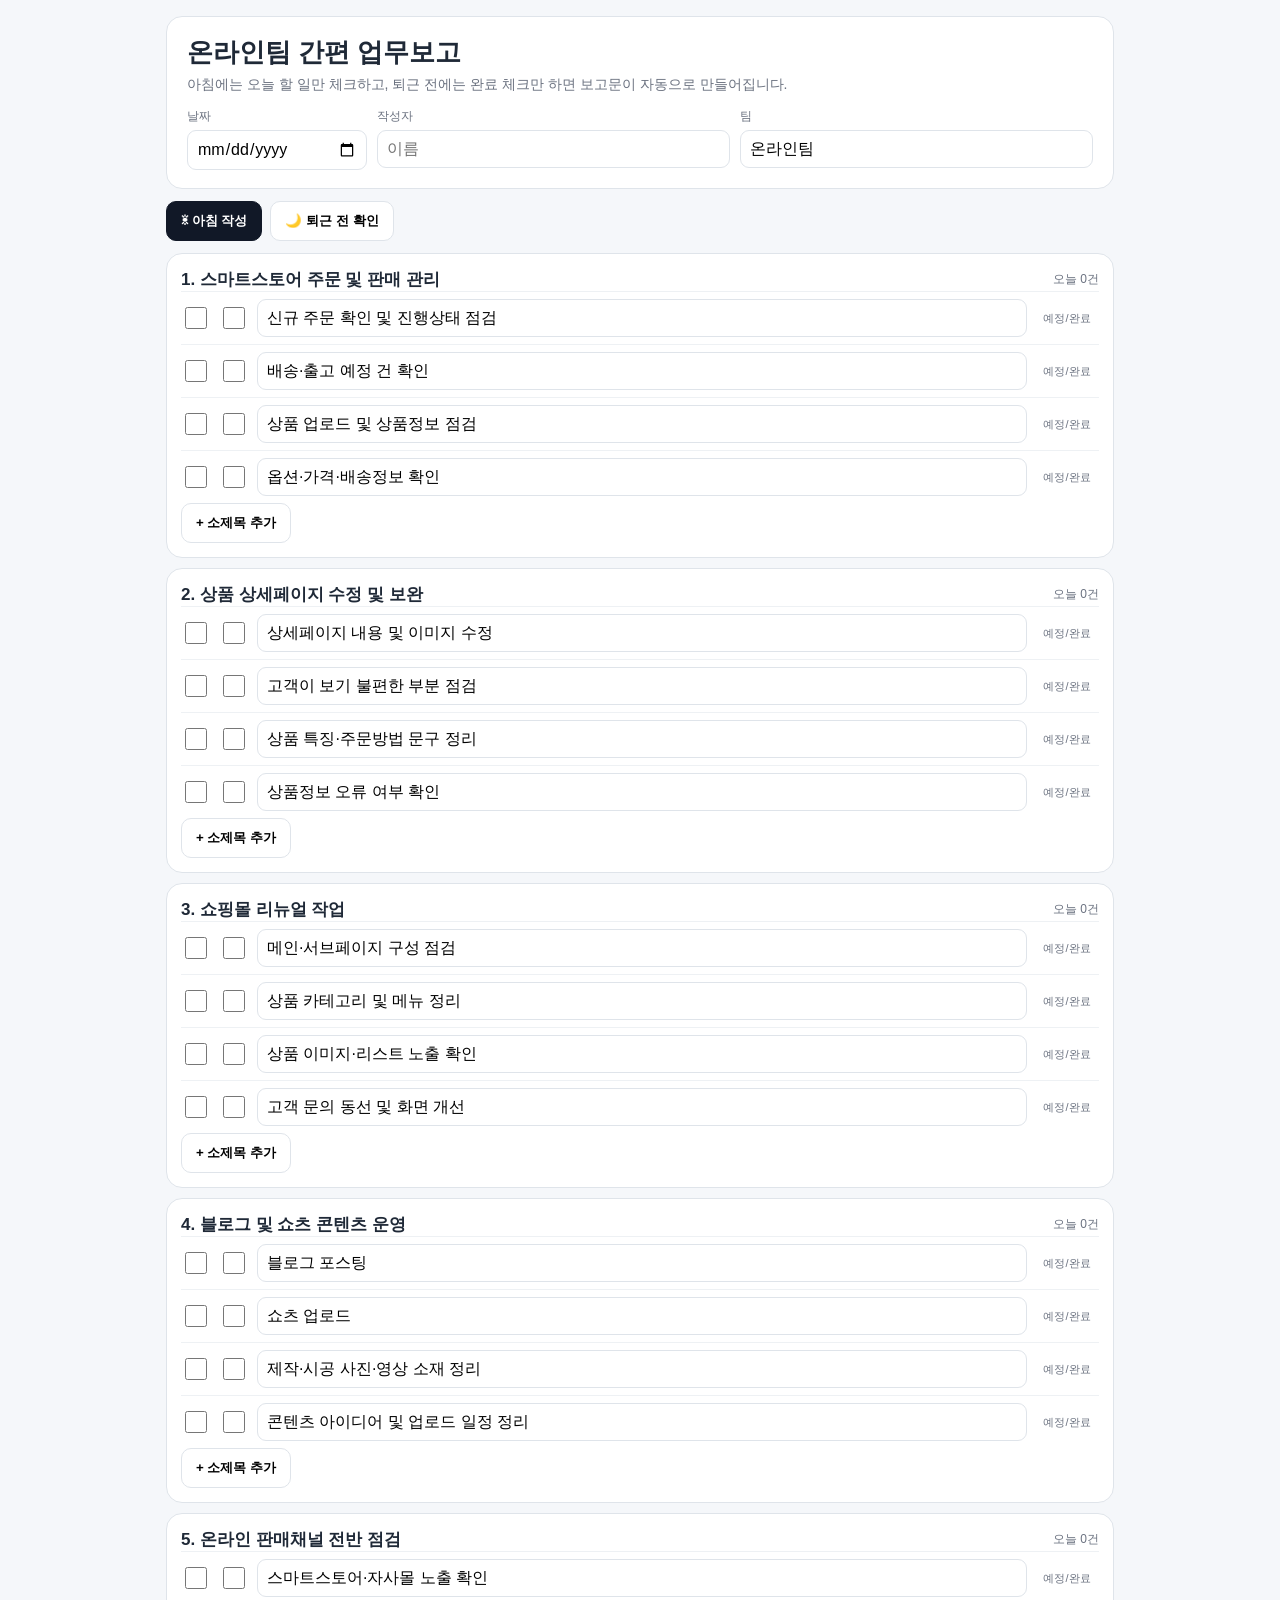
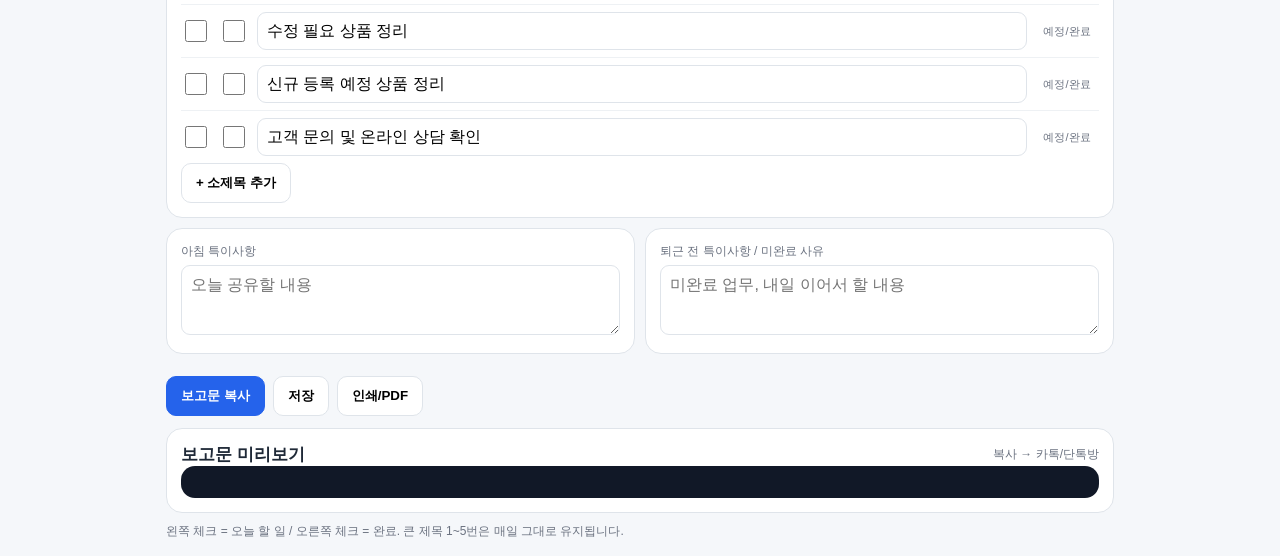
<file: online-team-report.html>
<!doctype html><html lang="ko"><head><meta charset="utf-8"><meta name="viewport" content="width=device-width,initial-scale=1"><title>온라인팀 간편 업무보고</title><style>
*{box-sizing:border-box}body{margin:0;background:#f5f7fa;font-family:Arial,"Noto Sans KR",sans-serif;color:#1f2937}.wrap{max-width:980px;margin:auto;padding:16px}.header,.card{background:#fff;border:1px solid #dfe4ea;border-radius:16px}.header{padding:18px 20px;margin-bottom:12px}.header h1{margin:0 0 6px;font-size:26px}.header p{margin:0;color:#6b7280;font-size:14px}.info{display:grid;grid-template-columns:180px 1fr 1fr;gap:10px;margin-top:14px}label{display:block;font-size:12px;color:#6b7280;margin-bottom:5px}input,textarea{width:100%;border:1px solid #dfe4ea;border-radius:9px;padding:9px;font:inherit}textarea{min-height:70px;resize:vertical}.mode,.actions{display:flex;gap:8px;flex-wrap:wrap;margin:12px 0}button{border:1px solid #dfe4ea;background:#fff;border-radius:10px;padding:10px 14px;font-weight:700;cursor:pointer}button.active{background:#111827;color:#fff;border-color:#111827}button.primary{background:#2563eb;color:#fff;border-color:#2563eb}button.green{background:#15803d;color:#fff;border-color:#15803d}.card{padding:14px;margin-bottom:10px}.head{display:flex;justify-content:space-between;align-items:center;gap:10px}.head h2{font-size:17px;margin:0}.count{font-size:12px;color:#6b7280}.task{display:grid;grid-template-columns:30px 30px 1fr 64px;gap:8px;align-items:center;border-top:1px solid #eef1f4;padding:7px 0}.task:first-of-type{border-top:0}.task input[type=checkbox]{width:22px;height:22px}.task.completed .txt{text-decoration:line-through;color:#8b949e}.tag{font-size:11px;color:#6b7280;text-align:center}.notes{display:grid;grid-template-columns:1fr 1fr;gap:10px}.preview{white-space:pre-wrap;background:#111827;color:#fff;border-radius:14px;padding:16px;line-height:1.6;font-size:14px}.hint{font-size:12px;color:#6b7280;margin-top:8px}@media(max-width:760px){.info,.notes{grid-template-columns:1fr}.task{grid-template-columns:28px 28px 1fr 54px}.header h1{font-size:21px}}
</style></head><body><div class="wrap">
<div class="header"><h1>온라인팀 간편 업무보고</h1><p>아침에는 오늘 할 일만 체크하고, 퇴근 전에는 완료 체크만 하면 보고문이 자동으로 만들어집니다.</p><div class="info"><div><label>날짜</label><input type="date" id="date"></div><div><label>작성자</label><input id="writer" placeholder="이름"></div><div><label>팀</label><input id="team" value="온라인팀"></div></div></div>
<div class="mode"><button id="mb" class="active" onclick="setMode('morning')">☀ 아침 작성</button><button id="eb" onclick="setMode('evening')">🌙 퇴근 전 확인</button></div>
<section class="card sec" data-i="0"><div class="head"><h2>1. 스마트스토어 주문 및 판매 관리</h2><span class="count">오늘 0건</span></div><div class="task"><input class="plan" type="checkbox"><input class="done" type="checkbox"><input class="txt" value="신규 주문 확인 및 진행상태 점검"><span class="tag">예정/완료</span></div><div class="task"><input class="plan" type="checkbox"><input class="done" type="checkbox"><input class="txt" value="배송·출고 예정 건 확인"><span class="tag">예정/완료</span></div><div class="task"><input class="plan" type="checkbox"><input class="done" type="checkbox"><input class="txt" value="상품 업로드 및 상품정보 점검"><span class="tag">예정/완료</span></div><div class="task"><input class="plan" type="checkbox"><input class="done" type="checkbox"><input class="txt" value="옵션·가격·배송정보 확인"><span class="tag">예정/완료</span></div><button onclick="addTask(0)">+ 소제목 추가</button></section>
<section class="card sec" data-i="1"><div class="head"><h2>2. 상품 상세페이지 수정 및 보완</h2><span class="count">오늘 0건</span></div><div class="task"><input class="plan" type="checkbox"><input class="done" type="checkbox"><input class="txt" value="상세페이지 내용 및 이미지 수정"><span class="tag">예정/완료</span></div><div class="task"><input class="plan" type="checkbox"><input class="done" type="checkbox"><input class="txt" value="고객이 보기 불편한 부분 점검"><span class="tag">예정/완료</span></div><div class="task"><input class="plan" type="checkbox"><input class="done" type="checkbox"><input class="txt" value="상품 특징·주문방법 문구 정리"><span class="tag">예정/완료</span></div><div class="task"><input class="plan" type="checkbox"><input class="done" type="checkbox"><input class="txt" value="상품정보 오류 여부 확인"><span class="tag">예정/완료</span></div><button onclick="addTask(1)">+ 소제목 추가</button></section>
<section class="card sec" data-i="2"><div class="head"><h2>3. 쇼핑몰 리뉴얼 작업</h2><span class="count">오늘 0건</span></div><div class="task"><input class="plan" type="checkbox"><input class="done" type="checkbox"><input class="txt" value="메인·서브페이지 구성 점검"><span class="tag">예정/완료</span></div><div class="task"><input class="plan" type="checkbox"><input class="done" type="checkbox"><input class="txt" value="상품 카테고리 및 메뉴 정리"><span class="tag">예정/완료</span></div><div class="task"><input class="plan" type="checkbox"><input class="done" type="checkbox"><input class="txt" value="상품 이미지·리스트 노출 확인"><span class="tag">예정/완료</span></div><div class="task"><input class="plan" type="checkbox"><input class="done" type="checkbox"><input class="txt" value="고객 문의 동선 및 화면 개선"><span class="tag">예정/완료</span></div><button onclick="addTask(2)">+ 소제목 추가</button></section>
<section class="card sec" data-i="3"><div class="head"><h2>4. 블로그 및 쇼츠 콘텐츠 운영</h2><span class="count">오늘 0건</span></div><div class="task"><input class="plan" type="checkbox"><input class="done" type="checkbox"><input class="txt" value="블로그 포스팅"><span class="tag">예정/완료</span></div><div class="task"><input class="plan" type="checkbox"><input class="done" type="checkbox"><input class="txt" value="쇼츠 업로드"><span class="tag">예정/완료</span></div><div class="task"><input class="plan" type="checkbox"><input class="done" type="checkbox"><input class="txt" value="제작·시공 사진·영상 소재 정리"><span class="tag">예정/완료</span></div><div class="task"><input class="plan" type="checkbox"><input class="done" type="checkbox"><input class="txt" value="콘텐츠 아이디어 및 업로드 일정 정리"><span class="tag">예정/완료</span></div><button onclick="addTask(3)">+ 소제목 추가</button></section>
<section class="card sec" data-i="4"><div class="head"><h2>5. 온라인 판매채널 전반 점검</h2><span class="count">오늘 0건</span></div><div class="task"><input class="plan" type="checkbox"><input class="done" type="checkbox"><input class="txt" value="스마트스토어·자사몰 노출 확인"><span class="tag">예정/완료</span></div><div class="task"><input class="plan" type="checkbox"><input class="done" type="checkbox"><input class="txt" value="수정 필요 상품 정리"><span class="tag">예정/완료</span></div><div class="task"><input class="plan" type="checkbox"><input class="done" type="checkbox"><input class="txt" value="신규 등록 예정 상품 정리"><span class="tag">예정/완료</span></div><div class="task"><input class="plan" type="checkbox"><input class="done" type="checkbox"><input class="txt" value="고객 문의 및 온라인 상담 확인"><span class="tag">예정/완료</span></div><button onclick="addTask(4)">+ 소제목 추가</button></section>
<div class="notes"><div class="card"><label>아침 특이사항</label><textarea id="am" placeholder="오늘 공유할 내용"></textarea></div><div class="card"><label>퇴근 전 특이사항 / 미완료 사유</label><textarea id="pm" placeholder="미완료 업무, 내일 이어서 할 내용"></textarea></div></div>
<div class="actions"><button class="primary" onclick="copyReport()">보고문 복사</button><button onclick="save()">저장</button><button onclick="window.print()">인쇄/PDF</button></div>
<div class="card"><div class="head"><h2>보고문 미리보기</h2><span class="count">복사 → 카톡/단톡방</span></div><div id="preview" class="preview"></div></div>
<div class="hint">왼쪽 체크 = 오늘 할 일 / 오른쪽 체크 = 완료. 큰 제목 1~5번은 매일 그대로 유지됩니다.</div>
</div><script>const STORAGE_KEY='kd_online_report_v4';
const KEY=STORAGE_KEY;let MODE='morning';const date=document.getElementById('date'),writer=document.getElementById('writer'),team=document.getElementById('team'),am=document.getElementById('am'),pm=document.getElementById('pm'),preview=document.getElementById('preview');
const z=n=>String(n).padStart(2,'0');function today(){const d=new Date();return `${d.getFullYear()}-${z(d.getMonth()+1)}-${z(d.getDate())}`}date.value=today();
function esc(s=''){return s.replaceAll('&','&amp;').replaceAll('"','&quot;').replaceAll('<','&lt;').replaceAll('>','&gt;')}
function data(){return{writer:writer.value,team:team.value,am:am.value,pm:pm.value,secs:[...document.querySelectorAll('.sec')].map(s=>({title:s.querySelector('h2').innerText,rows:[...s.querySelectorAll('.task')].map(r=>({text:r.querySelector('.txt').value.trim(),plan:r.querySelector('.plan').checked,done:r.querySelector('.done').checked}))}))}}
function save(){const db=JSON.parse(localStorage.getItem(KEY)||'{}');db[date.value]=data();localStorage.setItem(KEY,JSON.stringify(db));update()}
function load(){const d=(JSON.parse(localStorage.getItem(KEY)||'{}'))[date.value];if(!d){update();return}writer.value=d.writer||'';team.value=d.team||'온라인팀';am.value=d.am||'';pm.value=d.pm||'';const secs=[...document.querySelectorAll('.sec')];d.secs?.forEach((s,i)=>{if(!secs[i])return;secs[i].querySelectorAll('.task').forEach(x=>x.remove());s.rows.forEach(r=>{const e=document.createElement('div');e.className='task';e.innerHTML=`<input class="plan" type="checkbox" ${r.plan?'checked':''}><input class="done" type="checkbox" ${r.done?'checked':''}><input class="txt" value="${esc(r.text)}"><span class="tag">예정/완료</span>`;secs[i].insertBefore(e,secs[i].lastElementChild)})});bind();update()}
function addTask(i){const s=document.querySelector(`.sec[data-i="${i}"]`),e=document.createElement('div');e.className='task';e.innerHTML='<input class="plan" type="checkbox" checked><input class="done" type="checkbox"><input class="txt" placeholder="오늘 추가 업무"><span class="tag">예정/완료</span>';s.insertBefore(e,s.lastElementChild);bind();update();e.querySelector('.txt').focus()}
function bind(){document.querySelectorAll('input,textarea').forEach(x=>{x.oninput=()=>{update();auto()};x.onchange=()=>{if(x.classList.contains('done'))x.closest('.task')?.classList.toggle('completed',x.checked);update();auto()}});document.querySelectorAll('.task').forEach(r=>r.classList.toggle('completed',r.querySelector('.done').checked))}
let t;function auto(){clearTimeout(t);t=setTimeout(save,250)}
function setMode(m){MODE=m;document.getElementById('mb').classList.toggle('active',m==='morning');document.getElementById('eb').classList.toggle('active',m==='evening');update()}
function update(){document.querySelectorAll('.sec').forEach(s=>{const n=[...s.querySelectorAll('.task')].filter(r=>r.querySelector('.plan').checked).length;s.querySelector('.count').textContent=`오늘 ${n}건`});build()}
function build(){const d=data(),p=date.value.split('-'),title=MODE==='morning'?'아침 업무보고':'퇴근 전 업무보고';let out=`[${Number(p[1])}/${Number(p[2])} ${title}]
작성자: ${d.writer||'-'} / ${d.team||'온라인팀'}

`;d.secs.forEach(s=>{const rs=s.rows.filter(r=>r.plan);if(!rs.length)return;out+=s.title+'
';rs.forEach(r=>out+=(MODE==='morning'?'- ':r.done?'✓ ':'□ ')+r.text+(MODE==='evening'&&!r.done?' (미완료)':'')+'
');out+='
'});if(MODE==='morning'&&d.am.trim())out+='특이사항
- '+d.am.trim()+'
';if(MODE==='evening'&&d.pm.trim())out+='특이사항 / 전달사항
- '+d.pm.trim()+'
';preview.textContent=out.trim()}
async function copyReport(){build();try{await navigator.clipboard.writeText(preview.textContent);alert('복사되었습니다. 카톡/단톡방에 붙여넣으면 됩니다.')}catch(e){alert('아래 미리보기 내용을 직접 복사해주세요.')}}
date.addEventListener('change',load);bind();load();update();
</script></body></html>
</file>
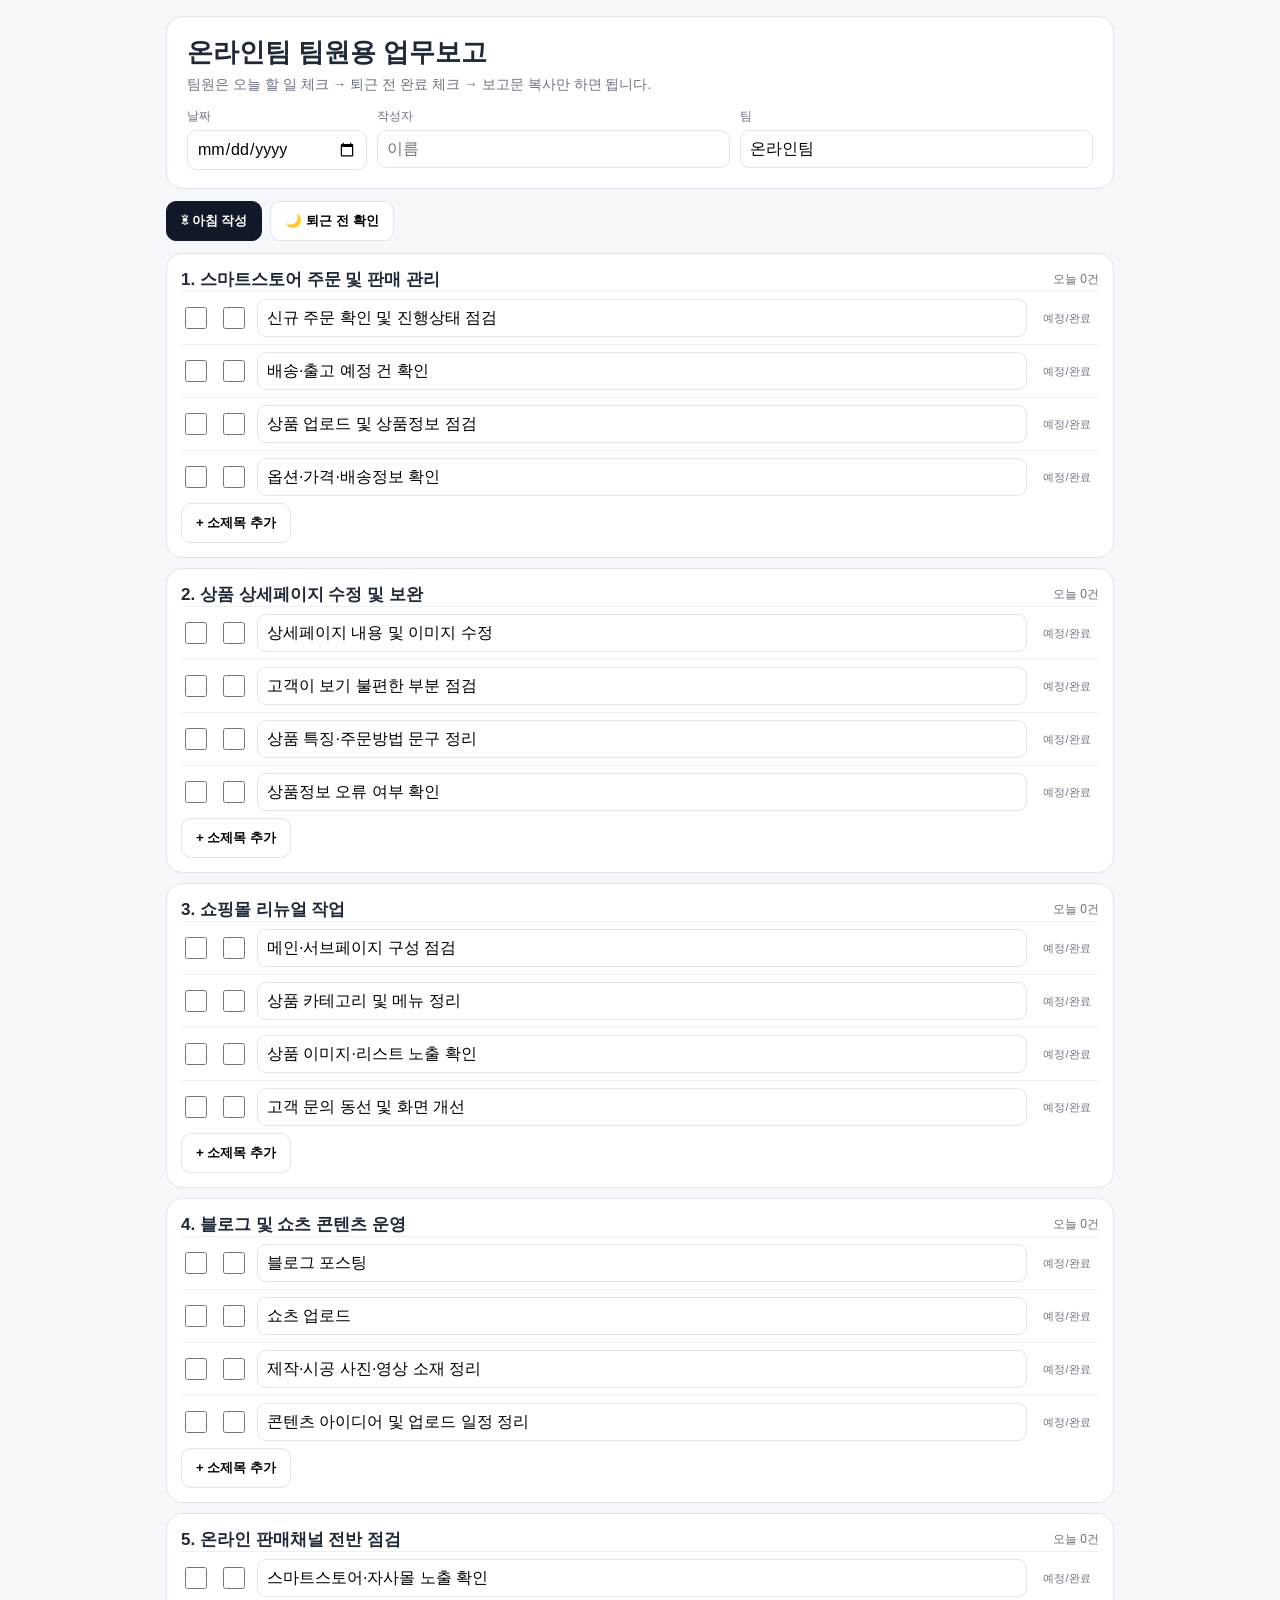
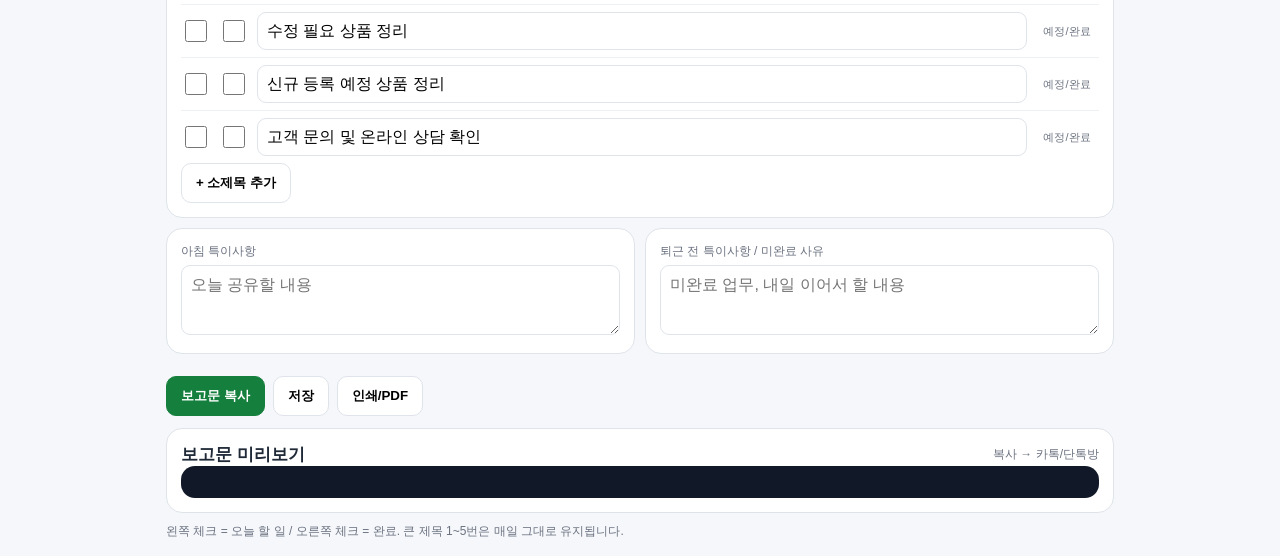
<file: team-member-report.html>
<!doctype html><html lang="ko"><head><meta charset="utf-8"><meta name="viewport" content="width=device-width,initial-scale=1"><title>온라인팀 팀원용 업무보고</title><style>
*{box-sizing:border-box}body{margin:0;background:#f5f7fa;font-family:Arial,"Noto Sans KR",sans-serif;color:#1f2937}.wrap{max-width:980px;margin:auto;padding:16px}.header,.card{background:#fff;border:1px solid #dfe4ea;border-radius:16px}.header{padding:18px 20px;margin-bottom:12px}.header h1{margin:0 0 6px;font-size:26px}.header p{margin:0;color:#6b7280;font-size:14px}.info{display:grid;grid-template-columns:180px 1fr 1fr;gap:10px;margin-top:14px}label{display:block;font-size:12px;color:#6b7280;margin-bottom:5px}input,textarea{width:100%;border:1px solid #dfe4ea;border-radius:9px;padding:9px;font:inherit}textarea{min-height:70px;resize:vertical}.mode,.actions{display:flex;gap:8px;flex-wrap:wrap;margin:12px 0}button{border:1px solid #dfe4ea;background:#fff;border-radius:10px;padding:10px 14px;font-weight:700;cursor:pointer}button.active{background:#111827;color:#fff;border-color:#111827}button.primary{background:#2563eb;color:#fff;border-color:#2563eb}button.green{background:#15803d;color:#fff;border-color:#15803d}.card{padding:14px;margin-bottom:10px}.head{display:flex;justify-content:space-between;align-items:center;gap:10px}.head h2{font-size:17px;margin:0}.count{font-size:12px;color:#6b7280}.task{display:grid;grid-template-columns:30px 30px 1fr 64px;gap:8px;align-items:center;border-top:1px solid #eef1f4;padding:7px 0}.task:first-of-type{border-top:0}.task input[type=checkbox]{width:22px;height:22px}.task.completed .txt{text-decoration:line-through;color:#8b949e}.tag{font-size:11px;color:#6b7280;text-align:center}.notes{display:grid;grid-template-columns:1fr 1fr;gap:10px}.preview{white-space:pre-wrap;background:#111827;color:#fff;border-radius:14px;padding:16px;line-height:1.6;font-size:14px}.hint{font-size:12px;color:#6b7280;margin-top:8px}@media(max-width:760px){.info,.notes{grid-template-columns:1fr}.task{grid-template-columns:28px 28px 1fr 54px}.header h1{font-size:21px}}
</style></head><body><div class="wrap">
<div class="header"><h1>온라인팀 팀원용 업무보고</h1><p>팀원은 오늘 할 일 체크 → 퇴근 전 완료 체크 → 보고문 복사만 하면 됩니다.</p><div class="info"><div><label>날짜</label><input type="date" id="date"></div><div><label>작성자</label><input id="writer" placeholder="이름"></div><div><label>팀</label><input id="team" value="온라인팀"></div></div></div>
<div class="mode"><button id="mb" class="active" onclick="setMode('morning')">☀ 아침 작성</button><button id="eb" onclick="setMode('evening')">🌙 퇴근 전 확인</button></div>
<section class="card sec" data-i="0"><div class="head"><h2>1. 스마트스토어 주문 및 판매 관리</h2><span class="count">오늘 0건</span></div><div class="task"><input class="plan" type="checkbox"><input class="done" type="checkbox"><input class="txt" value="신규 주문 확인 및 진행상태 점검"><span class="tag">예정/완료</span></div><div class="task"><input class="plan" type="checkbox"><input class="done" type="checkbox"><input class="txt" value="배송·출고 예정 건 확인"><span class="tag">예정/완료</span></div><div class="task"><input class="plan" type="checkbox"><input class="done" type="checkbox"><input class="txt" value="상품 업로드 및 상품정보 점검"><span class="tag">예정/완료</span></div><div class="task"><input class="plan" type="checkbox"><input class="done" type="checkbox"><input class="txt" value="옵션·가격·배송정보 확인"><span class="tag">예정/완료</span></div><button onclick="addTask(0)">+ 소제목 추가</button></section>
<section class="card sec" data-i="1"><div class="head"><h2>2. 상품 상세페이지 수정 및 보완</h2><span class="count">오늘 0건</span></div><div class="task"><input class="plan" type="checkbox"><input class="done" type="checkbox"><input class="txt" value="상세페이지 내용 및 이미지 수정"><span class="tag">예정/완료</span></div><div class="task"><input class="plan" type="checkbox"><input class="done" type="checkbox"><input class="txt" value="고객이 보기 불편한 부분 점검"><span class="tag">예정/완료</span></div><div class="task"><input class="plan" type="checkbox"><input class="done" type="checkbox"><input class="txt" value="상품 특징·주문방법 문구 정리"><span class="tag">예정/완료</span></div><div class="task"><input class="plan" type="checkbox"><input class="done" type="checkbox"><input class="txt" value="상품정보 오류 여부 확인"><span class="tag">예정/완료</span></div><button onclick="addTask(1)">+ 소제목 추가</button></section>
<section class="card sec" data-i="2"><div class="head"><h2>3. 쇼핑몰 리뉴얼 작업</h2><span class="count">오늘 0건</span></div><div class="task"><input class="plan" type="checkbox"><input class="done" type="checkbox"><input class="txt" value="메인·서브페이지 구성 점검"><span class="tag">예정/완료</span></div><div class="task"><input class="plan" type="checkbox"><input class="done" type="checkbox"><input class="txt" value="상품 카테고리 및 메뉴 정리"><span class="tag">예정/완료</span></div><div class="task"><input class="plan" type="checkbox"><input class="done" type="checkbox"><input class="txt" value="상품 이미지·리스트 노출 확인"><span class="tag">예정/완료</span></div><div class="task"><input class="plan" type="checkbox"><input class="done" type="checkbox"><input class="txt" value="고객 문의 동선 및 화면 개선"><span class="tag">예정/완료</span></div><button onclick="addTask(2)">+ 소제목 추가</button></section>
<section class="card sec" data-i="3"><div class="head"><h2>4. 블로그 및 쇼츠 콘텐츠 운영</h2><span class="count">오늘 0건</span></div><div class="task"><input class="plan" type="checkbox"><input class="done" type="checkbox"><input class="txt" value="블로그 포스팅"><span class="tag">예정/완료</span></div><div class="task"><input class="plan" type="checkbox"><input class="done" type="checkbox"><input class="txt" value="쇼츠 업로드"><span class="tag">예정/완료</span></div><div class="task"><input class="plan" type="checkbox"><input class="done" type="checkbox"><input class="txt" value="제작·시공 사진·영상 소재 정리"><span class="tag">예정/완료</span></div><div class="task"><input class="plan" type="checkbox"><input class="done" type="checkbox"><input class="txt" value="콘텐츠 아이디어 및 업로드 일정 정리"><span class="tag">예정/완료</span></div><button onclick="addTask(3)">+ 소제목 추가</button></section>
<section class="card sec" data-i="4"><div class="head"><h2>5. 온라인 판매채널 전반 점검</h2><span class="count">오늘 0건</span></div><div class="task"><input class="plan" type="checkbox"><input class="done" type="checkbox"><input class="txt" value="스마트스토어·자사몰 노출 확인"><span class="tag">예정/완료</span></div><div class="task"><input class="plan" type="checkbox"><input class="done" type="checkbox"><input class="txt" value="수정 필요 상품 정리"><span class="tag">예정/완료</span></div><div class="task"><input class="plan" type="checkbox"><input class="done" type="checkbox"><input class="txt" value="신규 등록 예정 상품 정리"><span class="tag">예정/완료</span></div><div class="task"><input class="plan" type="checkbox"><input class="done" type="checkbox"><input class="txt" value="고객 문의 및 온라인 상담 확인"><span class="tag">예정/완료</span></div><button onclick="addTask(4)">+ 소제목 추가</button></section>
<div class="notes"><div class="card"><label>아침 특이사항</label><textarea id="am" placeholder="오늘 공유할 내용"></textarea></div><div class="card"><label>퇴근 전 특이사항 / 미완료 사유</label><textarea id="pm" placeholder="미완료 업무, 내일 이어서 할 내용"></textarea></div></div>
<div class="actions"><button class="green" onclick="copyReport()">보고문 복사</button><button onclick="save()">저장</button><button onclick="window.print()">인쇄/PDF</button></div>
<div class="card"><div class="head"><h2>보고문 미리보기</h2><span class="count">복사 → 카톡/단톡방</span></div><div id="preview" class="preview"></div></div>
<div class="hint">왼쪽 체크 = 오늘 할 일 / 오른쪽 체크 = 완료. 큰 제목 1~5번은 매일 그대로 유지됩니다.</div>
</div><script>const STORAGE_KEY='kd_team_member_report_v4';
const KEY=STORAGE_KEY;let MODE='morning';const date=document.getElementById('date'),writer=document.getElementById('writer'),team=document.getElementById('team'),am=document.getElementById('am'),pm=document.getElementById('pm'),preview=document.getElementById('preview');
const z=n=>String(n).padStart(2,'0');function today(){const d=new Date();return `${d.getFullYear()}-${z(d.getMonth()+1)}-${z(d.getDate())}`}date.value=today();
function esc(s=''){return s.replaceAll('&','&amp;').replaceAll('"','&quot;').replaceAll('<','&lt;').replaceAll('>','&gt;')}
function data(){return{writer:writer.value,team:team.value,am:am.value,pm:pm.value,secs:[...document.querySelectorAll('.sec')].map(s=>({title:s.querySelector('h2').innerText,rows:[...s.querySelectorAll('.task')].map(r=>({text:r.querySelector('.txt').value.trim(),plan:r.querySelector('.plan').checked,done:r.querySelector('.done').checked}))}))}}
function save(){const db=JSON.parse(localStorage.getItem(KEY)||'{}');db[date.value]=data();localStorage.setItem(KEY,JSON.stringify(db));update()}
function load(){const d=(JSON.parse(localStorage.getItem(KEY)||'{}'))[date.value];if(!d){update();return}writer.value=d.writer||'';team.value=d.team||'온라인팀';am.value=d.am||'';pm.value=d.pm||'';const secs=[...document.querySelectorAll('.sec')];d.secs?.forEach((s,i)=>{if(!secs[i])return;secs[i].querySelectorAll('.task').forEach(x=>x.remove());s.rows.forEach(r=>{const e=document.createElement('div');e.className='task';e.innerHTML=`<input class="plan" type="checkbox" ${r.plan?'checked':''}><input class="done" type="checkbox" ${r.done?'checked':''}><input class="txt" value="${esc(r.text)}"><span class="tag">예정/완료</span>`;secs[i].insertBefore(e,secs[i].lastElementChild)})});bind();update()}
function addTask(i){const s=document.querySelector(`.sec[data-i="${i}"]`),e=document.createElement('div');e.className='task';e.innerHTML='<input class="plan" type="checkbox" checked><input class="done" type="checkbox"><input class="txt" placeholder="오늘 추가 업무"><span class="tag">예정/완료</span>';s.insertBefore(e,s.lastElementChild);bind();update();e.querySelector('.txt').focus()}
function bind(){document.querySelectorAll('input,textarea').forEach(x=>{x.oninput=()=>{update();auto()};x.onchange=()=>{if(x.classList.contains('done'))x.closest('.task')?.classList.toggle('completed',x.checked);update();auto()}});document.querySelectorAll('.task').forEach(r=>r.classList.toggle('completed',r.querySelector('.done').checked))}
let t;function auto(){clearTimeout(t);t=setTimeout(save,250)}
function setMode(m){MODE=m;document.getElementById('mb').classList.toggle('active',m==='morning');document.getElementById('eb').classList.toggle('active',m==='evening');update()}
function update(){document.querySelectorAll('.sec').forEach(s=>{const n=[...s.querySelectorAll('.task')].filter(r=>r.querySelector('.plan').checked).length;s.querySelector('.count').textContent=`오늘 ${n}건`});build()}
function build(){const d=data(),p=date.value.split('-'),title=MODE==='morning'?'아침 업무보고':'퇴근 전 업무보고';let out=`[${Number(p[1])}/${Number(p[2])} ${title}]
작성자: ${d.writer||'-'} / ${d.team||'온라인팀'}

`;d.secs.forEach(s=>{const rs=s.rows.filter(r=>r.plan);if(!rs.length)return;out+=s.title+'
';rs.forEach(r=>out+=(MODE==='morning'?'- ':r.done?'✓ ':'□ ')+r.text+(MODE==='evening'&&!r.done?' (미완료)':'')+'
');out+='
'});if(MODE==='morning'&&d.am.trim())out+='특이사항
- '+d.am.trim()+'
';if(MODE==='evening'&&d.pm.trim())out+='특이사항 / 전달사항
- '+d.pm.trim()+'
';preview.textContent=out.trim()}
async function copyReport(){build();try{await navigator.clipboard.writeText(preview.textContent);alert('복사되었습니다. 카톡/단톡방에 붙여넣으면 됩니다.')}catch(e){alert('아래 미리보기 내용을 직접 복사해주세요.')}}
date.addEventListener('change',load);bind();load();update();
</script></body></html>
</file>
